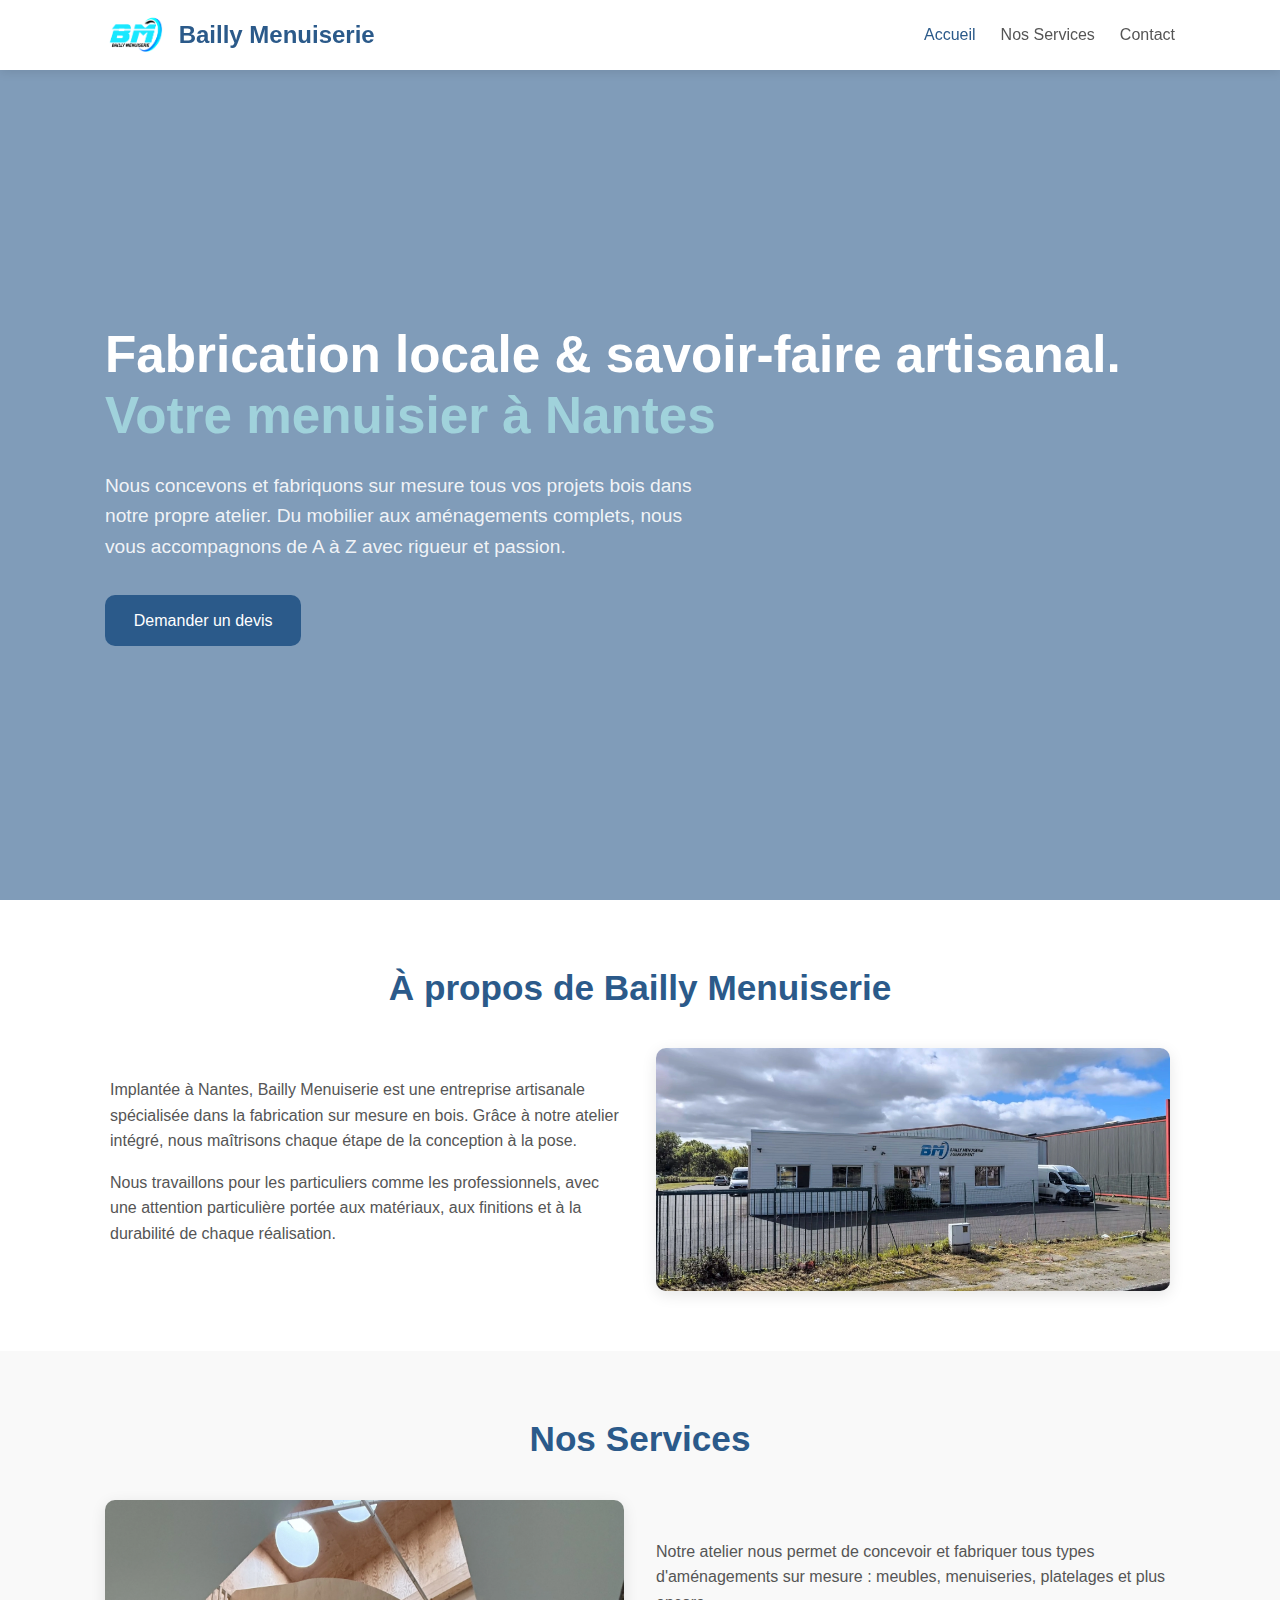
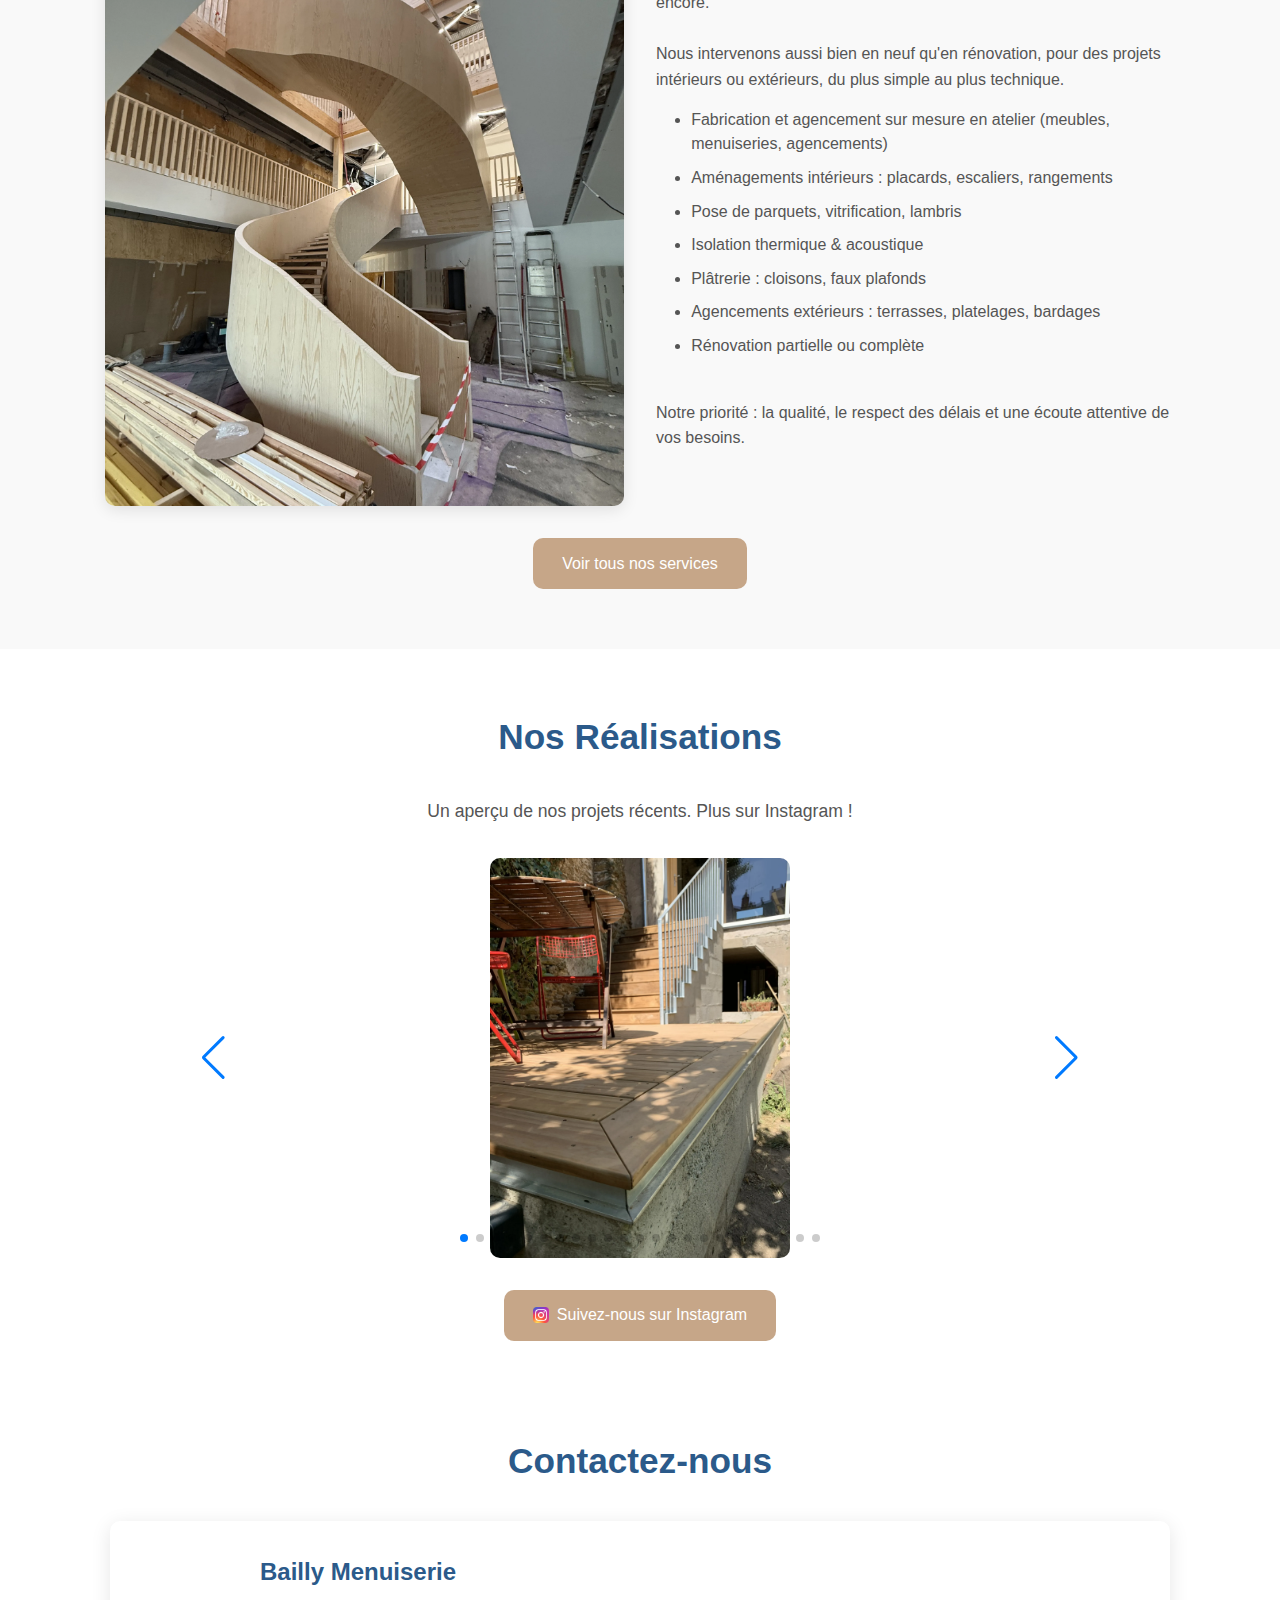
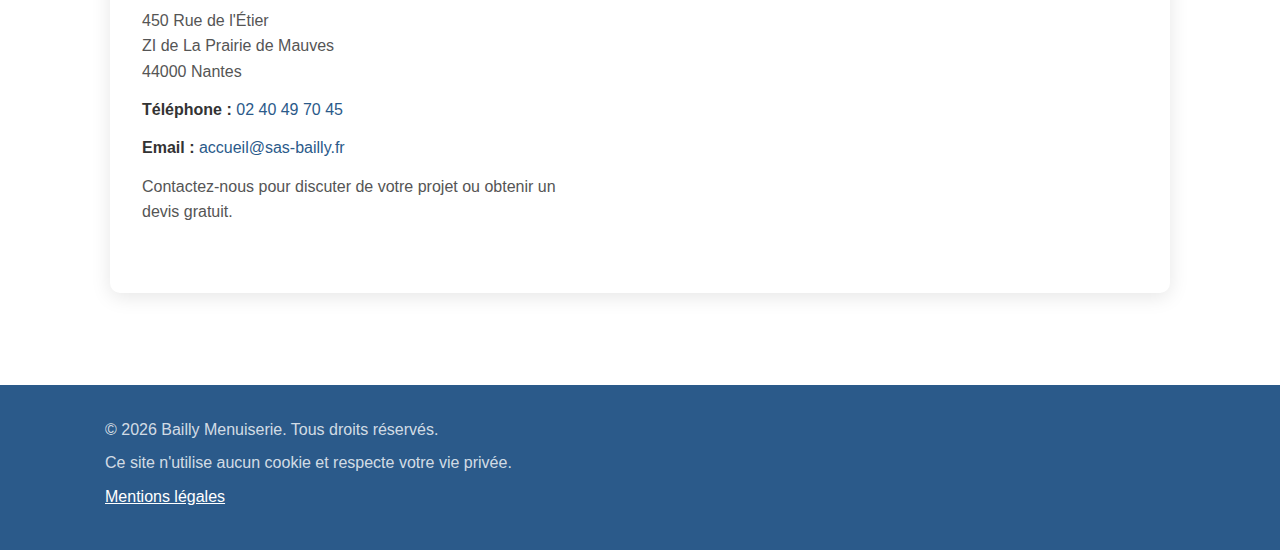
<file: index.html>
<!DOCTYPE html>
<html lang="fr">
<head>
    <meta charset="UTF-8">
    <meta name="viewport" content="width=device-width, initial-scale=1.0">
    <meta name="description" content="Bailly Menuiserie - Atelier de menuiserie à Nantes. Fabrication sur mesure, pose, agencements intérieurs et extérieurs.">
    <title>Bailly Menuiserie - Artisan Menuisier à Nantes</title>
    <link rel="stylesheet" href="css/style.css">
    <link rel="preconnect" href="https://fonts.googleapis.com">
    <link rel="preconnect" href="https://fonts.gstatic.com" crossorigin>
    <link href="https://fonts.googleapis.com/css2?family=Inter:wght@300;400;500;700&display=swap" rel="stylesheet">
    <link rel="stylesheet" href="https://unpkg.com/swiper/swiper-bundle.min.css" />
</head>
<body>
<header>
    <nav class="container">
        <a href="index.html" class="logo">
            <img src="images/logo.jpg" alt="Logo Bailly Menuiserie">
            <span>Bailly Menuiserie</span>
        </a>
        <button class="nav-toggle" aria-label="Ouvrir le menu">
            <span class="hamburger"></span>
        </button>
        <ul class="nav-links">
            <li><a href="#accueil">Accueil</a></li>
            <li><a href="pages/services.html">Nos Services</a></li>
            <li><a href="pages/contact.html">Contact</a></li>
        </ul>
    </nav>
</header>

<main>

    <!-- Section Héro -->
    <section id="accueil" class="hero">
        <div class="hero-content container">
            <h1>Fabrication locale & savoir-faire artisanal.<br><span class="highlight-blue">Votre menuisier à Nantes</span></h1>
            <p>Nous concevons et fabriquons sur mesure tous vos projets bois dans notre propre atelier. Du mobilier aux aménagements complets, nous vous accompagnons de A à Z avec rigueur et passion.</p>
            <a href="pages/contact.html" class="btn btn-primary">Demander un devis</a>
        </div>
    </section>

    <!-- À propos -->
    <section id="a-propos" class="container section-padding">
        <h2>À propos de Bailly Menuiserie</h2>
        <div class="about-content">
            <div class="about-text">
                <p>Implantée à Nantes, Bailly Menuiserie est une entreprise artisanale spécialisée dans la fabrication sur mesure en bois. Grâce à notre atelier intégré, nous maîtrisons chaque étape de la conception à la pose.</p>
                <p>Nous travaillons pour les particuliers comme les professionnels, avec une attention particulière portée aux matériaux, aux finitions et à la durabilité de chaque réalisation.</p>
            </div>
            <div class="about-image">
                <img src="images/entreprise.webp" alt="Photo de l'entreprise Bailly Menuiserie à Nantes">
            </div>
        </div>
    </section>

    <!-- Nos Services -->
    <section id="services" class="bg-light section-padding">
        <div class="container">
            <h2>Nos Services</h2>
            <div class="about-content">
                <div class="about-image">
                    <img src="images/escalier.webp" alt="Vu d'un magnifique escalier quart tournant en bois tout en arrondi.">
                </div>
                <div class="about-text">
                    <p>
                        Notre atelier nous permet de concevoir et fabriquer tous types d'aménagements sur mesure : meubles, menuiseries, platelages et plus encore.
                        <br><br>
                        Nous intervenons aussi bien en neuf qu'en rénovation, pour des projets intérieurs ou extérieurs, du plus simple au plus technique.
                    </p>
                    <ul class="list">
                        <li>Fabrication et agencement sur mesure en atelier (meubles, menuiseries, agencements)</li>
                        <li>Aménagements intérieurs : placards, escaliers, rangements</li>
                        <li>Pose de parquets, vitrification, lambris</li>
                        <li>Isolation thermique & acoustique</li>
                        <li>Plâtrerie : cloisons, faux plafonds</li>
                        <li>Agencements extérieurs : terrasses, platelages, bardages</li>
                        <li>Rénovation partielle ou complète</li>
                    </ul>

                    <br>
                    <p>
                        Notre priorité : la qualité, le respect des délais et une écoute attentive de vos besoins.
                    </p>
                </div>
            </div>
            <div class="text-center top-margin">
                <a href="pages/services.html" class="btn btn-secondary">Voir tous nos services</a>
            </div>
        </div>
    </section>

    <!-- Réalisations -->
    <section id="realisations" class="container section-padding">
        <h2>Nos Réalisations</h2>
        <p class="subtitle">Un aperçu de nos projets récents. Plus sur Instagram !</p>
            <section class="carousel-section">
                <div class="swiper">
                    <div class="swiper-wrapper">
                        <div class="swiper-slide"><img src="images/terrasse1.webp" alt="Terrasse bois surélevée."></div>
                        <div class="swiper-slide"><img src="images/acceuil1.webp" alt="Accueil moderne en bois."></div>
                        <div class="swiper-slide"><img src="images/acceuil2.webp" alt="Accueil avec cloison bois claire."></div>
                        <div class="swiper-slide"><img src="images/bureau.webp" alt="Suite bureau bois avec éclairage intégré."></div>
                        <div class="swiper-slide"><img src="images/cloison1.webp" alt="Cloison séparative moderne."></div>
                        <div class="swiper-slide"><img src="images/cloison2.webp" alt="Cloison bois foncé."></div>
                        <div class="swiper-slide"><img src="images/cuisine1.webp" alt="Cuisine bois moderne."></div>
                        <div class="swiper-slide"><img src="images/cuisine2.webp" alt="Cuisine claire avec plan bois."></div>
                        <div class="swiper-slide"><img src="images/escalier ext.webp" alt="Escalier extérieur bois."></div>
                        <div class="swiper-slide"><img src="images/escalier_quart.webp" alt="Escalier quart tournant bois."></div>
                        <div class="swiper-slide"><img src="images/ext.webp" alt="Façade extérieure avec menuiseries."></div>
                        <div class="swiper-slide"><img src="images/int.webp" alt="Intérieur avec parquet bois."></div>
                        <div class="swiper-slide"><img src="images/int2.webp" alt="Salon avec bois clair."></div>
                        <div class="swiper-slide"><img src="images/int3.webp" alt="Salle avec bois décoratif."></div>
                        <div class="swiper-slide"><img src="images/montant.webp" alt="Montant bois décoratif."></div>
                        <div class="swiper-slide"><img src="images/ouverture2.webp" alt="Porte en bois massif."></div>
                        <div class="swiper-slide"><img src="images/rea1.webp" alt="Accueil d'entreprise bois et verre."></div>
                        <div class="swiper-slide"><img src="images/rea2.webp" alt="Bureau charpente apparente."></div>
                        <div class="swiper-slide"><img src="images/terrasse2.webp" alt="Terrasse bois claire."></div>
                        <div class="swiper-slide"><img src="images/terrasse3.webp" alt="Grande terrasse bois."></div>
                        <div class="swiper-slide"><img src="images/vitrification.webp" alt="Parquet vitrifié bois clair."></div>
                        <div class="swiper-slide"><img src="images/atelier1.webp" alt="Atelier de menuiserie, avec la fabrication d'une verrière."></div>
                        <div class="swiper-slide"><img src="images/atelier2.webp" alt="Atelier et machines de découpe bois."></div>
                    </div>
                    <!-- Pagination et navigation -->
                    <div class="swiper-pagination"></div>
                    <div class="swiper-button-prev"></div>
                    <div class="swiper-button-next"></div>
                </div>
                <div class="text-center top-margin">
                    <a href="https://www.instagram.com/baillymenuiserie44" target="_blank" class="btn btn-secondary">
                        <img src="images/instagram.webp" alt="Logo Instagram" class="icon"> Suivez-nous sur Instagram
                    </a>
                </div>
            </section>
        </section>




    <!-- Contact -->
    <section id="contact" class="container section-padding">
        <h2>Contactez-nous</h2>
        <div class="contact-wrapper" style="display: flex; flex-wrap: wrap; gap: 2rem;">
            <div class="contact-info text-center" style="flex: 1 1 300px;">
                <h3>Bailly Menuiserie</h3>
                <p>450 Rue de l'Étier<br>ZI de La Prairie de Mauves<br>44000 Nantes</p>
                <p><strong>Téléphone :</strong> <a href="tel:+33240497045">02 40 49 70 45</a></p>
                <p><strong>Email :</strong> <a href="mailto:accueil@sas-bailly.fr">accueil@sas-bailly.fr</a></p>
                <p>Contactez-nous pour discuter de votre projet ou obtenir un devis gratuit.</p>
            </div>
            <div class="contact-map" style="flex: 1 1 400px; min-width: 300px;">
                <iframe
                        src="https://www.google.com/maps/embed?pb=!1m18!1m12!1m3!1d2781.832404712846!2d-1.5441021844389347!3d47.222816779165386!2m3!1f0!2f0!3f0!3m2!1i1024!2i768!4f13.1!3m3!1m2!1s0x4805f59c48b6374f%3A0x5220b9146a1e7f3d!2s450%20Rue%20de%20l&#39;%C3%89tier%2C%2044000%20Nantes!5e0!3m2!1sfr!2sfr!4v1686574834556!5m2!1sfr!2sfr"
                        width="100%"
                        height="300"
                        style="border:0; border-radius: 8px;"
                        allowfullscreen=""
                        loading="lazy"
                        referrerpolicy="no-referrer-when-downgrade">
                </iframe>

            </div>
        </div>
    </section>

</main>

<footer>
    <div class="container">
        <p>&copy; <span id="currentYear"></span> Bailly Menuiserie. Tous droits réservés.</p>
        <p>Ce site n'utilise aucun cookie et respecte votre vie privée.</p>
        <p><a href="pages/mentions.html">Mentions légales</a></p>
    </div>
</footer>
<script src="https://unpkg.com/swiper/swiper-bundle.min.js"></script>
<script src="js/script.js"></script>
</body>
</html>
</file>
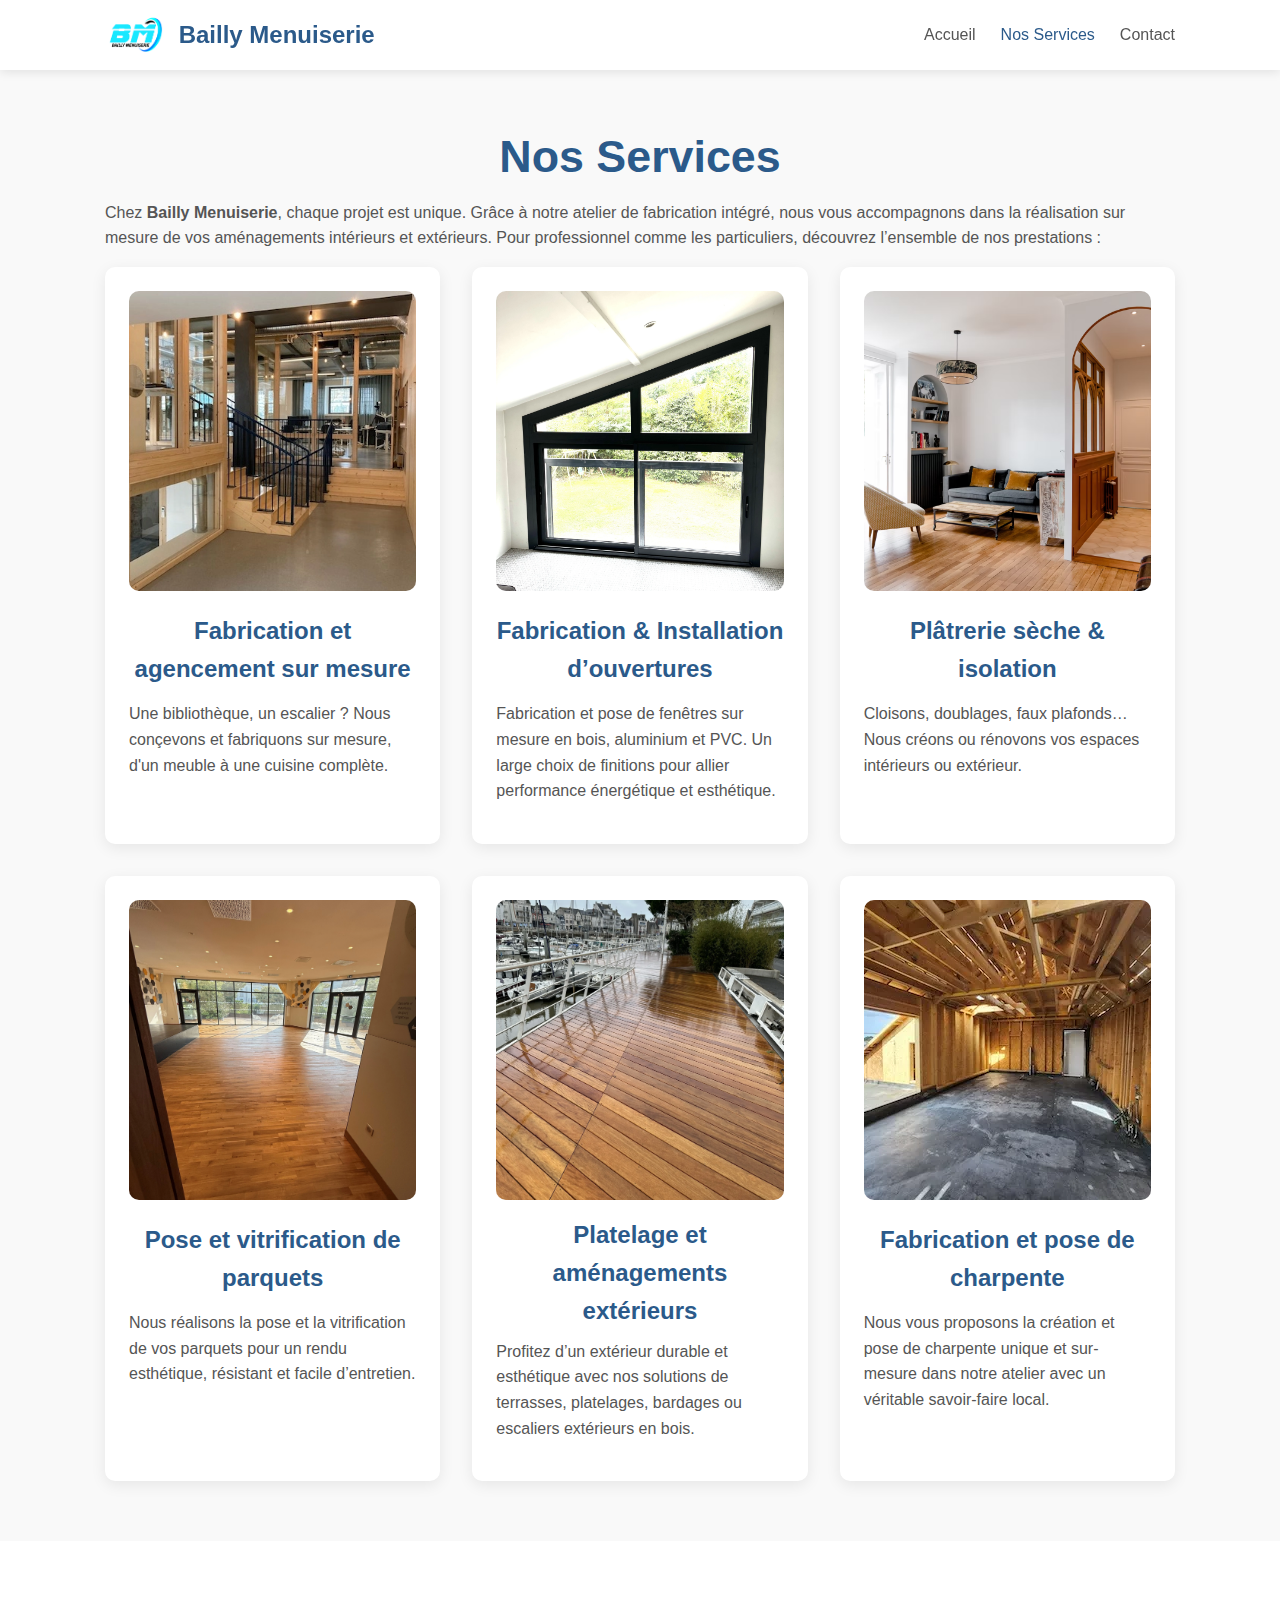
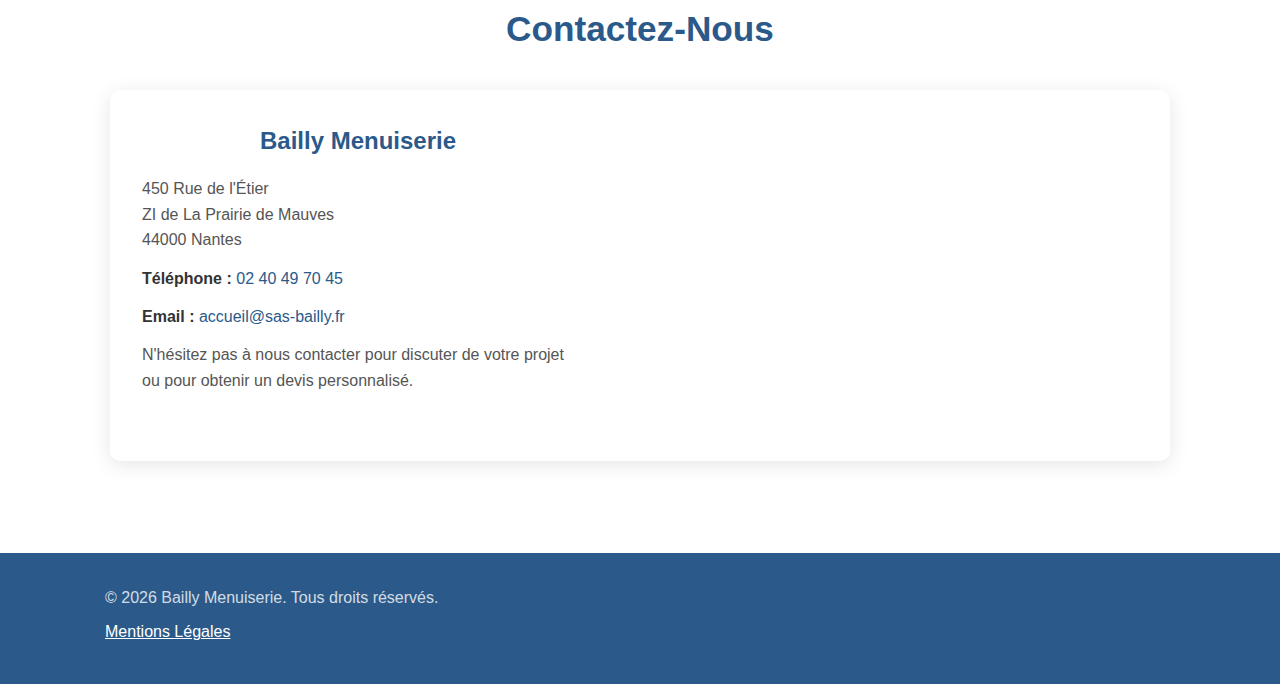
<file: pages/services.html>
<!DOCTYPE html>
<html lang="fr">
<head>
    <script id="Cookiebot" src="https://consent.cookiebot.com/uc.js" data-cbid="cf7ef2f6-272c-4d67-813c-5e7d2e75097c" type="text/javascript" async></script>

    <!-- Google tag (gtag.js) -->
    <script async src="https://www.googletagmanager.com/gtag/js?id=G-2DMV1RKXZQ"></script>
    <script>
        window.dataLayer = window.dataLayer || [];
        function gtag(){dataLayer.push(arguments);}
        gtag('js', new Date());

        gtag('config', 'G-2DMV1RKXZQ');
    </script>

    <meta charset="UTF-8">
    <meta name="viewport" content="width=device-width, initial-scale=1.0">
    <meta name="description" content="Bailly Menuiserie - Artisan menuisier à Nantes. Meubles sur mesure, agencements intérieurs et extérieurs, isolation et placo.">
    <title>Bailly Menuiserie - Nos Services</title>
    <link rel="stylesheet" href="../css/style.css">
    <link rel="preconnect" href="https://fonts.googleapis.com">
    <link rel="preconnect" href="https://fonts.gstatic.com" crossorigin>
    <link href="https://fonts.googleapis.com/css2?family=Inter:wght@300;400;500;700&display=swap" rel="stylesheet">
</head>
<body>

    <header>
        <nav class="container">
            <a href="../index.html" class="logo">
                <img src="../images/logo.jpg" alt="Logo Bailly Menuiserie">
                <span>Bailly Menuiserie</span>
            </a>
            <button class="nav-toggle" aria-label="Ouvrir le menu">
                <span class="hamburger"></span>
            </button>
            <ul class="nav-links">
                <li><a href="../index.html">Accueil</a></li>
                <li><a href="#services">Nos Services</a></li>
                <li><a href="contact.html">Contact</a></li>
            </ul>
        </nav>
    </header>

    <main>
        <section id="services" class="bg-light section-padding">
            <div class="container">
                <h1>Nos Services</h1>
                <p>
                    Chez <strong>Bailly Menuiserie</strong>, chaque projet est unique. Grâce à notre atelier de fabrication intégré, nous vous accompagnons dans la réalisation sur mesure de vos aménagements intérieurs et extérieurs. Pour professionnel comme les particuliers, découvrez l’ensemble de nos prestations :
                </p>

                    <div class="services-grid">

                        <div class="service-item">
                            <img src="../images/int3.webp" alt="Pose de menuiseries intérieures en bois clair">
                            <h3>Fabrication et agencement sur mesure</h3>
                            <p>
                                Une bibliothèque, un escalier ? Nous conçevons et fabriquons sur mesure, d'un meuble à une cuisine complète.
                            </p>
                        </div>

                        <div class="service-item">
                            <img src="../images/ouverture1.webp" alt="Photo d'une ouverture en aluminum">
                            <h3>Fabrication & Installation d’ouvertures</h3>
                            <p>
                                Fabrication et pose de fenêtres sur mesure en bois, aluminium et PVC.
                                Un large choix de finitions pour allier performance énergétique et esthétique.
                            </p>
                        </div>

                        <div class="service-item">
                            <img src="../images/placo.webp" alt="Cloison placo avec alcôves, verrière et parquet vitrifié">
                            <h3>Plâtrerie sèche & isolation</h3>
                            <p>
                                Cloisons, doublages, faux plafonds… Nous créons ou rénovons vos espaces intérieurs ou extérieur.
                            </p>
                        </div>

                        <div class="service-item">
                            <img src="../images/vitrification.webp" alt="Parquet vitrifié brillant avec finition bois naturel">
                            <h3>Pose et vitrification de parquets</h3>
                            <p>
                                Nous réalisons la pose et la vitrification de vos parquets pour un rendu esthétique, résistant et facile d’entretien.
                            </p>
                        </div>

                        <div class="service-item">
                            <img src="../images/terrasse2.webp" alt="Platelage bois sur terrasse extérieure en bord du port.">
                            <h3>Platelage et aménagements extérieurs</h3>
                            <p>
                                Profitez d’un extérieur durable et esthétique avec nos solutions de terrasses, platelages, bardages ou escaliers extérieurs en bois.
                            </p>
                        </div>

                        <div class="service-item">
                            <img src="../images/ext.webp" alt="Vue d'un charpente sans isolation">
                            <h3>Fabrication et pose de charpente</h3>
                            <p>
                                Nous vous proposons la création et pose de charpente unique et sur-mesure dans notre atelier avec un véritable savoir-faire local.
                            </p>
                        </div>

                    </div>
            </div>
        </section>




            <section id="contact" class="container section-padding">
                <h2>Contactez-Nous</h2>
                <div class="contact-wrapper" style="display: flex; flex-wrap: wrap; gap: 2rem;">
                    <div class="contact-info text-center" style="flex: 1 1 300px;">
                        <h3>Bailly Menuiserie</h3>
                        <p>450 Rue de l'Étier<br>ZI de La Prairie de Mauves<br>44000 Nantes</p>
                        <p><strong>Téléphone :</strong> <a href="tel:+33240497045">02 40 49 70 45</a></p>
                        <p><strong>Email :</strong> <a href="mailto:accueil@sas-bailly.fr">accueil@sas-bailly.fr</a></p>
                        <p>N'hésitez pas à nous contacter pour discuter de votre projet ou pour obtenir un devis personnalisé.</p>
                    </div>

                    <div class="contact-map" style="flex: 1 1 400px; min-width: 300px;">
                        <iframe
                                src="https://www.google.com/maps/embed?pb=!1m18!1m12!1m3!1d2781.832404712846!2d-1.5441021844389347!3d47.222816779165386!2m3!1f0!2f0!3f0!3m2!1i1024!2i768!4f13.1!3m3!1m2!1s0x4805f59c48b6374f%3A0x5220b9146a1e7f3d!2s450%20Rue%20de%20l&#39;%C3%89tier%2C%2044000%20Nantes!5e0!3m2!1sfr!2sfr!4v1686574834556!5m2!1sfr!2sfr"
                                width="100%"
                                height="300"
                                style="border:0; border-radius: 8px;"
                                allowfullscreen=""
                                loading="lazy"
                                referrerpolicy="no-referrer-when-downgrade">
                        </iframe>
                    </div>
                </div>
            </section>
        </main>

        <footer>
            <div class="container">
                <p>&copy; <span id="currentYear"></span> Bailly Menuiserie. Tous droits réservés.</p>
                <p><a href="mentions.html">Mentions Légales</a></p>
            </div>
        </footer>

        <script src="../js/script.js"></script>
</body>
</html>
</file>
<file: css/style.css>
/* Réinitialisation et Base */
:root {
    --primary-blue: #2B5A8A; /* Bleu du logo */
    --accent-wood: #C6A688; /* Ton bois clair */
    --light-bg: #F9F9F9; /* Fond clair */
    --text-color: #333333;
    --secondary-text-color: #555555;
    --white: #FFFFFF;
    --border-radius: 10px;
    --font-family: 'San Francisco', 'Helvetica Neue', Arial, sans-serif;
    --section-padding: 60px 0;
}

* {
    margin: 0;
    padding: 0;
    box-sizing: border-box;
}

.blue{
    color: var(--primary-blue);
}

html {
    scroll-behavior: smooth;
}

body{
    font-family: var(--font-family);
    line-height: 1.6;
    color: var(--text-color);
    background-color: var(--white);
}


.about-content .about-text {
    text-align: left;
}


.list {
    list-style: disc;
    list-style-position: outside;
    padding-left: 2.2rem;
    margin: 1rem 0;
    color: var(--secondary-text-color);
}


.list li {
    margin-bottom: 0.6rem;
    line-height: 1.5;
    text-align: left;
}




.container {
    width: 90%;
    max-width: 1100px;
    margin: 0 auto;
    padding: 0 15px;
}

h1, h2, h3 {
    color: var(--primary-blue);
    margin-bottom: 1rem;
}

h1 { font-size: 2.8rem; line-height: 1.2; }
h2 { font-size: 2.2rem; text-align: center; margin-bottom: 2rem; }
h3 { font-size: 1.5rem; }

p {
    margin-bottom: 1rem;
    color: var(--secondary-text-color);
    text-align: left;
}

a {
    text-decoration: none;
    color: var(--primary-blue);
}

img {
    max-width: 100%;
    height: auto;
    display: block;
    border-radius: var(--border-radius);
}

.section-padding {
    padding: var(--section-padding);
}

.bg-light {
    background-color: var(--light-bg);
}

.text-center {
    text-align: center;
}

.top-margin {
    margin-top: 2rem;
}

.left-margin {
    margin-left: 2rem;
}

/* Header & Navigation */
header {
    background-color: var(--white);
    box-shadow: 0 2px 10px rgba(0,0,0,0.1);
    position: sticky;
    top: 0;
    z-index: 1000;
    width: 100%;
}

header nav {
    display: flex;
    justify-content: space-between;
    align-items: center;
    padding: 1rem 0;
    min-height: 70px;
}

.logo {
    display: flex;
    align-items: center;
    font-size: 1.5rem;
    font-weight: 700;
    color: var(--primary-blue);
}

.logo img {
    height: 45px;
    margin-right: 10px;
    border-radius: 0;
}

.nav-links {
    list-style: none;
    display: flex;
}

.nav-links li {
    margin-left: 25px;
}

.nav-links a {
    color: var(--secondary-text-color);
    font-weight: 500;
    transition: color 0.3s ease;
}

.nav-links a:hover, .nav-links a.active {
    color: var(--primary-blue);
}

.nav-toggle {
    display: none; /* Caché sur desktop */
    background: none;
    border: none;
    cursor: pointer;
}

.hamburger {
    display: block;
    width: 25px;
    height: 3px;
    background-color: var(--primary-blue);
    position: relative;
    transition: transform 0.3s ease;
}
.hamburger::before,
.hamburger::after {
    content: '';
    position: absolute;
    width: 25px;
    height: 3px;
    background-color: var(--primary-blue);
    left: 0;
    transition: transform 0.3s ease, top 0.3s ease, bottom 0.3s ease;
}
.hamburger::before { top: -8px; }
.hamburger::after { bottom: -8px; }

/* Styles pour le menu ouvert (mobile) */
.nav-open .nav-links {
    display: flex;
    flex-direction: column;
    position: absolute;
    top: 70px; /* Hauteur du header */
    left: 0;
    width: 100%;
    background-color: var(--white);
    box-shadow: 0 2px 5px rgba(0,0,0,0.1);
    padding: 1rem 0;
}
.nav-open .nav-links li {
    margin: 0;
    text-align: center;
}
.nav-open .nav-links a {
    display: block;
    padding: 0.8rem 1rem;
}
.nav-open .hamburger {
    transform: rotate(45deg);
}
.nav-open .hamburger::before {
    top: 0;
    transform: rotate(90deg);
}
.nav-open .hamburger::after {
    bottom: 0;
    transform: rotate(90deg);
    opacity: 0; /* Cache la barre du milieu pour former un X */
}


/* Hero Section */
.hero {
    /*background: url('../images/hero-bg.jpg') no-repeat center center/cover; */
    color: var(--white);
    min-height: calc(100vh - 70px); /* 70px est la hauteur du header */
    display: flex;
    align-items: center;
    text-align: left;
    position: relative;
}
.hero::before { /* Overlay pour lisibilité */
    content: '';
    position: absolute;
    top: 0; left: 0; right: 0; bottom: 0;
    background-color: rgba(43, 90, 138, 0.6); /* Bleu foncé semi-transparent */
}

.hero-content {
    position: relative; /* Pour être au-dessus de l'overlay */
    z-index: 1;
}

.hero h1 {
    color: var(--white);
    font-size: 3.2rem;
    margin-bottom: 1.5rem;
}
.hero .highlight-blue {
    color: #A0D2DB; /* Un bleu plus clair pour contraster sur fond sombre */
}

.hero p {
    font-size: 1.2rem;
    margin-bottom: 2rem;
    max-width: 600px;
    color: rgba(255,255,255,0.9);
}

/* Boutons */
.btn {
    display: inline-block;
    padding: 0.8rem 1.8rem;
    border-radius: var(--border-radius);
    text-decoration: none;
    font-weight: 500;
    transition: background-color 0.3s ease, transform 0.2s ease;
    cursor: pointer;
    border: none;
}

.btn-primary {
    background-color: var(--primary-blue);
    color: var(--white);
}
.btn-primary:hover {
    background-color: #1e4872; /* Bleu plus foncé */
    transform: translateY(-2px);
}

.btn-secondary {
    background-color: var(--accent-wood);
    color: var(--white);
    display: inline-flex;
    align-items: center;
}
.btn-secondary:hover {
    background-color: #b08d70; /* Bois plus foncé */
    transform: translateY(-2px);
}
.btn .icon {
    margin-right: 8px;
    height: 1em;
    width: auto;
    border-radius: 0;
}

/* À Propos */
.about-content {
    display: flex;
    flex-wrap: wrap;
    gap: 2rem;
    align-items: center;
}
.about-text {
    flex: 1;
    min-width: 300px;
}
.about-image {
    flex: 1;
    min-width: 300px;
}
.about-image img {
    box-shadow: 0 4px 15px rgba(0,0,0,0.1);
}

/* Services */
.services-grid {
    display: grid;
    grid-template-columns: repeat(auto-fit, minmax(300px, 1fr));
    gap: 2rem;
}

.service-item {
    background-color: var(--white);
    padding: 1.5rem;
    border-radius: var(--border-radius);
    box-shadow: 0 4px 15px rgba(0,0,0,0.08);
    text-align: center;
    transition: transform 0.3s ease, box-shadow 0.3s ease;
    display: flex;
    flex-direction: column;
    justify-content: flex-start;
}

.service-item:hover {
    transform: translateY(-5px);
    box-shadow: 0 6px 20px rgba(0,0,0,0.12);
}

.service-item img {
    width: 100%;
    height: 300px;
    object-fit: cover;
    margin-bottom: 1rem;
}

/* Fixe une hauteur minimum pour aligner les titres */
.service-item h3 {
    margin-bottom: 0.5rem;
    min-height: 3.6em; /* ~2 lignes de texte */
    display: flex;
    align-items: center;
    justify-content: center;
}


.service-item p {
    min-height: 4.5em;
}


/* Réalisations (Galerie) */
.gallery-grid {
    display: grid;
    grid-template-columns: repeat(auto-fit, minmax(250px, 1fr));
    gap: 1.5rem;
}
.gallery-item img {
    width: 100%;
    height: 250px;
    object-fit: cover;
    transition: transform 0.3s ease, opacity 0.3s ease;
}
.gallery-item img:hover {
    transform: scale(1.05);
    opacity: 0.8;
}
.subtitle {
    text-align: center;
    margin-bottom: 2rem;
    font-size: 1.1rem;
}


/* Clients */
.clients-logos {
    display: flex;
    flex-wrap: wrap;
    justify-content: center;
    align-items: center;
    gap: 2rem;
}
.client-logo {
    text-align: center;
    padding: 1rem;
    /* background-color: var(--white);
    border-radius: var(--border-radius);
    box-shadow: 0 2px 8px rgba(0,0,0,0.07); */
}
.client-logo img {
    max-height: 60px;
    width: auto;
    margin: 0 auto;
    filter: grayscale(100%);
    opacity: 0.7;
    transition: filter 0.3s ease, opacity 0.3s ease;
}
.client-logo img:hover {
    filter: grayscale(0%);
    opacity: 1;
}
.client-logo p {
    font-weight: 500;
    font-size: 1.2rem;
    color: var(--secondary-text-color);
}


/* Contact */
.contact-wrapper {
    display: flex;
    flex-wrap: wrap;
    gap: 2rem;
    background-color: var(--white);
    padding: 2rem;
    border-radius: var(--border-radius);
    box-shadow: 0 4px 20px rgba(0,0,0,0.1);
}
.contact-info {
    flex: 1;
    min-width: 280px;
}
.contact-info p {
    margin-bottom: 0.8rem;
}
.contact-info strong {
    color: var(--text-color);
}
.contact-form {
    flex: 1.5;
    min-width: 300px;
}
.form-group {
    margin-bottom: 1.2rem;
}
.form-group label {
    display: block;
    margin-bottom: 0.3rem;
    font-weight: 500;
    color: var(--text-color);
}
.form-group input,
.form-group textarea {
    width: 100%;
    padding: 0.8rem;
    border: 1px solid #ddd;
    border-radius: var(--border-radius);
    font-family: var(--font-family);
    font-size: 1rem;
}
.form-group input:focus,
.form-group textarea:focus {
    outline: none;
    border-color: var(--primary-blue);
    box-shadow: 0 0 0 2px rgba(43, 90, 138, 0.2);
}
.form-group textarea {
    resize: vertical;
}
.form-status {
    margin-top: 1rem;
    font-weight: 500;
}
.form-status.success { color: green; }
.form-status.error { color: red; }


/* Footer */
footer {
    background-color: var(--primary-blue);
    color: rgba(255,255,255,0.8);
    text-align: center;
    padding: 2rem 0;
    margin-top: 2rem;
}
footer p {
    margin-bottom: 0.5rem;
    color: rgba(255,255,255,0.8);
}
footer a {
    color: var(--white);
    text-decoration: underline;
}
footer a:hover {
    text-decoration: none;
}

/* Responsive Design */
@media (max-width: 768px) {
    h1 { font-size: 2.2rem; }
    .hero h1 { font-size: 2.5rem; }
    h2 { font-size: 1.8rem; }

    .nav-links {
        display: none;
    }
    .nav-toggle {
        display: block;
    }

    .about-content {
        flex-direction: column;
    }
    .about-image {
        margin-top: 1rem;
    }

    .contact-wrapper {
        flex-direction: column;
        padding: 1.5rem;
    }
}

/* contact page */
.scroll-down {
    display: flex;
    justify-content: center;
    margin-top: 2rem;
    animation: bounce 2s infinite;
}

.scroll-down a {
    color: #333;
    text-decoration: none;
    transition: transform 0.3s;
}

.scroll-down svg {
    width: 32px;
    height: 32px;
    stroke: #555;
    transition: stroke 0.3s, transform 0.3s;
}

.scroll-down a:hover svg {
    stroke: #000;
    transform: translateY(5px);
}

@keyframes bounce {
    0%, 100% {
        transform: translateY(0);
    }
    50% {
        transform: translateY(8px);
    }
}


.swiper {
    max-width: 900px;
    margin: 0 auto;
}

.swiper-slide img {
    max-width: 80%;
    max-height: 400px;
    object-fit: contain;
    display: block;
    margin: 0 auto;
    border-radius: 10px;
}

/* zone intervention*/
.map-container {
    width: 100%;
    height: 500px;
    border-radius: 10px;
    overflow: hidden;
    box-shadow: 0 4px 15px rgba(0,0,0,0.1);
}
.section-padding {
    padding: 60px 20px;
    text-align: center;
}

.zone-list-ville {
    margin-left: 2rem;
    color: var(--text-color);
}

#realisations {
    padding-bottom: 2rem;
}

.site-footer {
    margin-top: 0;
}



/* Footer */
.site-footer {
    background-color: var(--primary-blue);
    color: var(--white);
    padding: 3rem 0 1rem;
    font-family: var(--font-family);
}

.site-footer .container {
    display: grid;
    grid-template-columns: repeat(auto-fit, minmax(250px, 1fr));
    gap: 2rem;
    max-width: 1100px;
    margin: 0 auto;
    padding: 0 15px;
}

.footer-section {
    text-align: center;
}

.footer-section h3 {
    color: var(--white);
    margin-bottom: 1.5rem;
    font-size: 1.3rem;
}

.footer-logo {
    margin-bottom: 1rem;
}

.footer-description {
    margin-bottom: 1.5rem;
    line-height: 1.6;
    font-size: 0.95rem;
}

.footer-links ul {
    list-style: none;
    padding: 0;
}

.footer-links li {
    margin-bottom: 0.8rem;
}

.footer-links a {
    color: rgba(255, 255, 255, 0.8);
    transition: color 0.3s ease;
}

.footer-links a:hover {
    color: var(--white);
    text-decoration: underline;
}

.footer-actions {
    display: flex;
    flex-direction: column;
    gap: 0.5rem;
    margin-top: 1rem;
    align-items: center;
}

.footer-btn {
    display: inline-flex;
    align-items: center;
    justify-content: center;
    padding: 0.6rem 1.2rem;
    background: var(--white);
    border: none;
    border-radius: 4px;
    color: var(--primary-blue) !important;
    text-decoration: none;
    font-size: 0.9rem;
    font-weight: 500;
    transition: all 0.3s ease;
    width: fit-content;
}

.footer-btn:hover {
    background: rgba(255, 255, 255, 0.9);
    transform: translateY(-2px);
}

.footer-copyright {
    text-align: center;
    margin-top: 2rem;
    padding-top: 1rem;
    border-top: 1px solid rgba(255, 255, 255, 0.1);
    color: rgba(255, 255, 255, 0.6);
    font-size: 0.9rem;
}

@media (max-width: 768px) {
    .site-footer .container {
        grid-template-columns: 1fr;
    }
}

.footer-social {
    text-align: center;
    margin-top: 1rem;
}

.footer-social a {
    display: inline-block;
    line-height: 0; /* Supprime l'espace en dessous de l'image */
}


/* Section Pourquoi nous choisir ? */
.why-choose-list {
    list-style: none;
    padding: 0;
    margin: 2rem auto;
    max-width: 800px;
}

.why-choose-list li {
    margin-bottom: 1.2rem;
    padding-left: 28px;
    position: relative;
    line-height: 1.6;
    text-align: left;
}


.why-choose-section {
    text-align: left;
}


.why-choose-section h2 {
    text-align: center;
}


.why-choose-section ul {
    list-style: disc;
    list-style-position: outside;
    padding-left: 2rem;
    margin: 1rem 0;
}

.why-choose-section li {
    margin-bottom: 1rem;
    line-height: 1.6;
    text-align: left;
}
</file>
